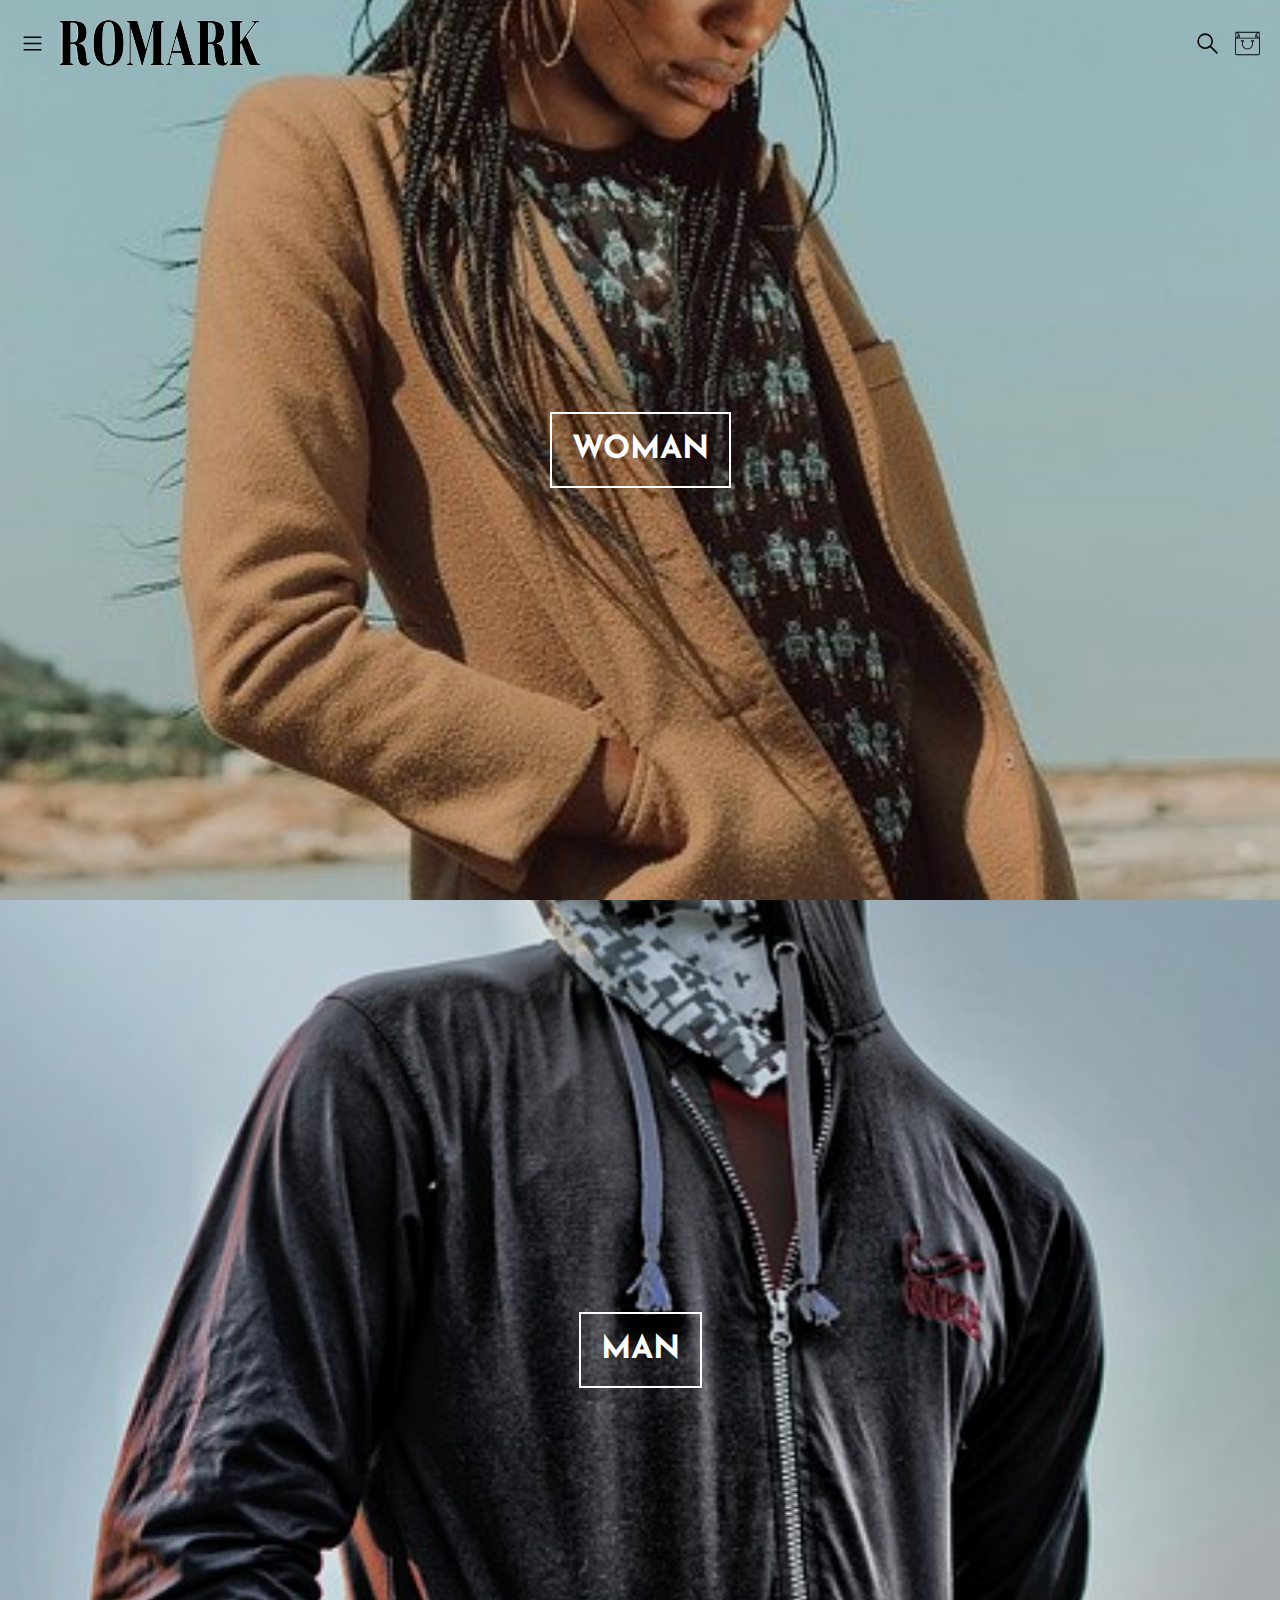
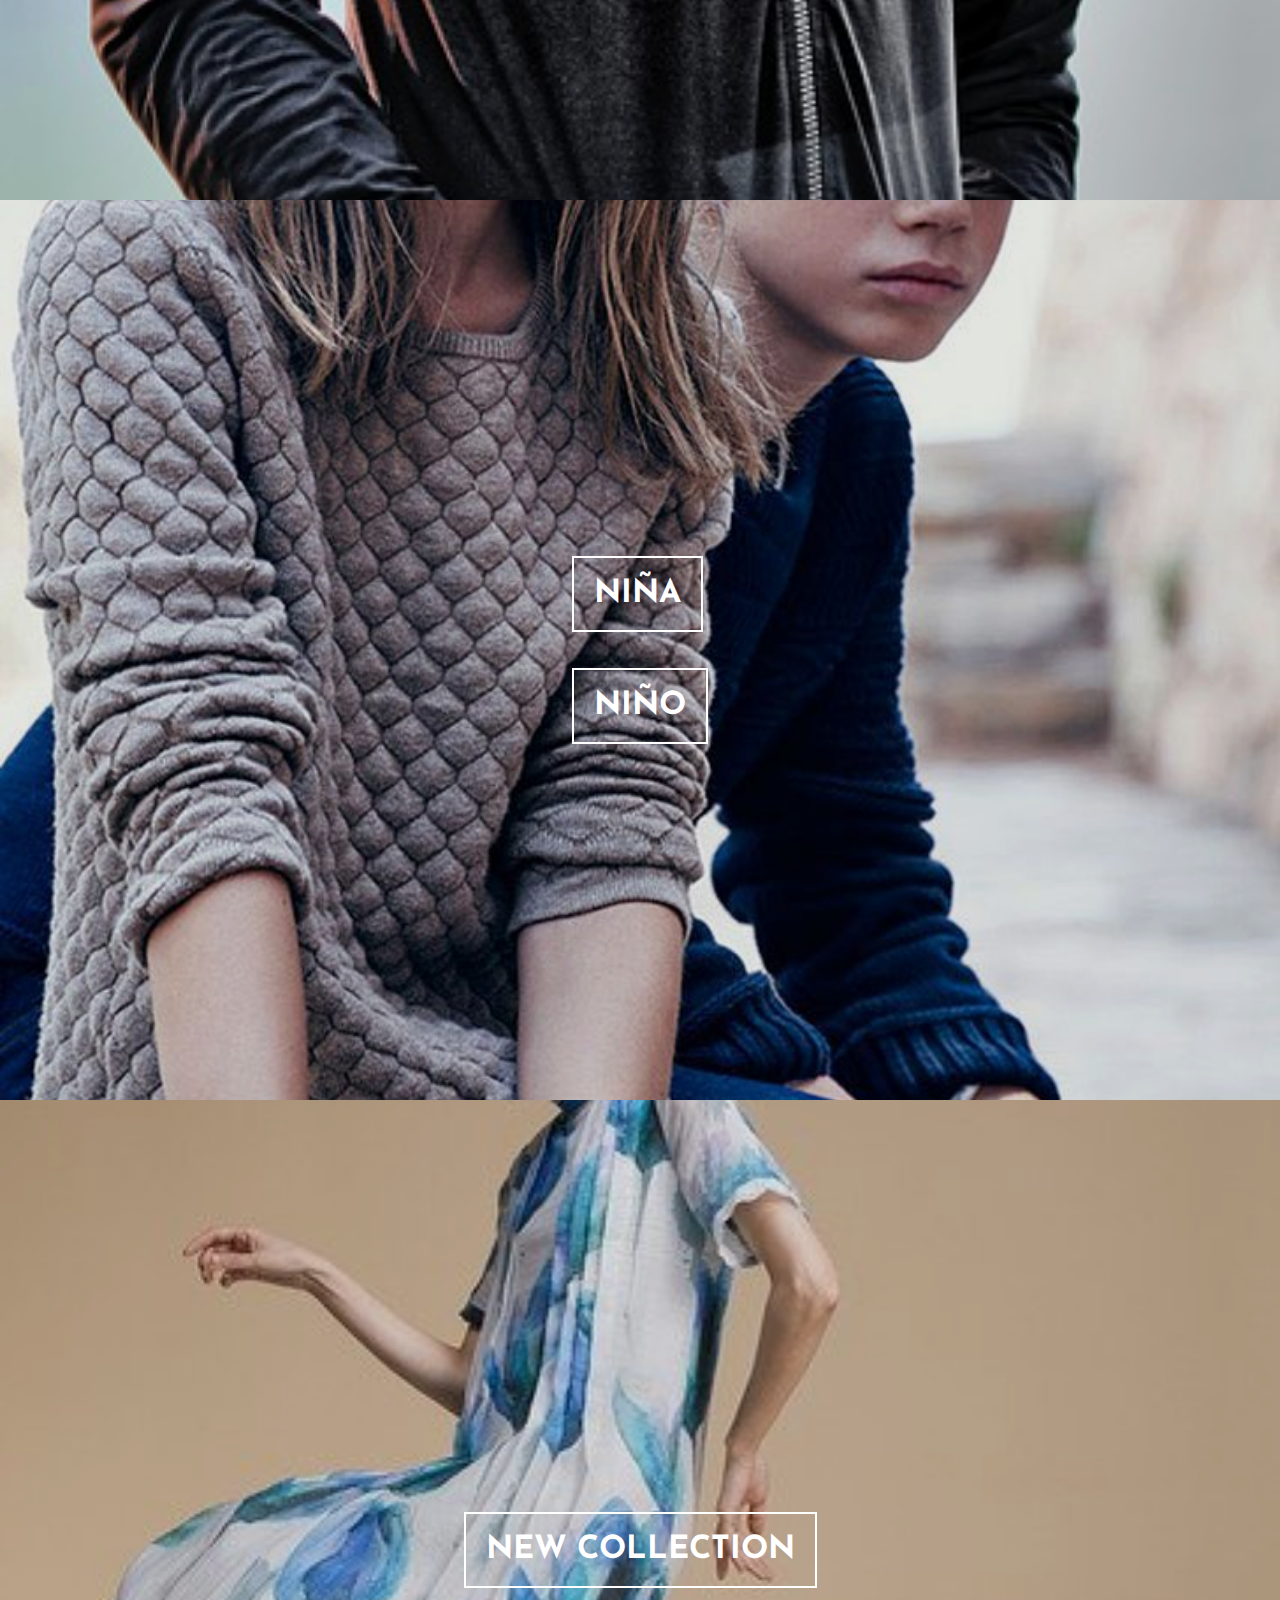
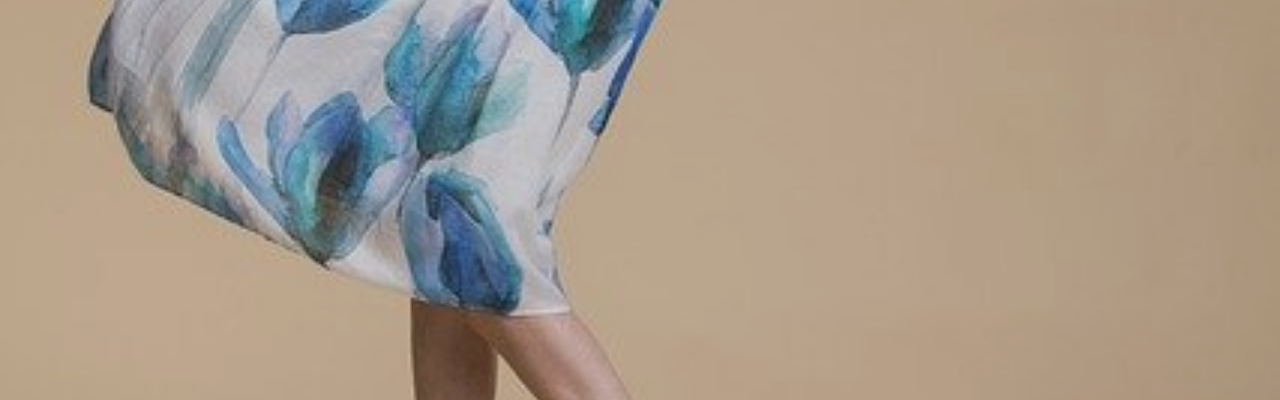
<file: index.html>
<!DOCTYPE html>
<html lang="en">
<head>
    <meta charset="UTF-8">
    <meta http-equiv="X-UA-Compatible" content="IE=edge">
    <meta name="viewport" content="width=device-width, initial-scale=1.0">
    <title>Lr::Home</title>
    <link rel="stylesheet" href="assets/css/responsive.css">
    <link rel="preconnect" href="https://fonts.googleapis.com">
    <link rel="preconnect" href="https://fonts.gstatic.com" crossorigin>
    <link href="https://fonts.googleapis.com/css2?family=Josefin+Sans:wght@300&display=swap" rel="stylesheet">
</head>
<body>
    <!-- Header, y el sidebar de navegacion -->
    <header class="header" id="inicio">
        <div class="pre-header" id="pre-header-home">
            <div id="header-left">
                <div class="hamburguer-container">
                    <img src="assets/svg/hamburger.svg" alt="bars" class="hamburguer icon-menu">
                </div>
                <div class="logo-container head">
                     <a href="index.html"><img src="assets/img/logo.png" alt="Romark" class="logo"></a>
                </div>
            </div>
            <div id="header-right">
                <div class="hamburguer-container">
                    <img src="assets/svg/search.svg" alt="bars" class="hamburguer icon-menu">
                </div>
                <div class="hamburguer-container">
                    <img src="assets/svg/bag.svg" alt="bars" class="hamburguer icon-menu">
                </div>
            </div>
        </div>
    </header>

    <nav class="menu-navegacion">
        <div class="pre-header" id="pre-header-nav">
            <div id="header-left">
                <div class="hamburguer-container">
                    <img src="assets/svg/exit.svg" alt="bars" class="hamburguer icon-close">
                </div>
                <div class="logo-container head">
                     <a href="index.html"><img src="assets/img/logo.png" alt="Romark" class="logo"></a>
                </div>
            </div>
        </div>
        <ul class="menu-categorias-container">
            <li class="menu-categoria-name woman-category active">WOMAN</li>
            <li class="menu-categoria-name man-category">MAN</li>
            <li class="menu-categoria-name children-category">CHILDREN</li>
            <li class="menu-categoria-name info-category">+ INFO</li>
        </ul>
        <div class="submenu-container-carrusel">
            <ul class="submenu-categorias-ul submenu-categoria-woman">
                <li class="categoria all-category-woman"><a href="#">ALL</a></li>
                <li class="categoria"><a href="#">DRESS</a></li>
                <li class="categoria"><a href="#">COAT | OVERCOAT</a></li>
                <li class="categoria"><a href="#">SKIRT</a></li>
                <li class="categoria"><a href="#">KNICKERS</a></li>
                <li class="categoria"><a href="#">TOPS</a></li>
                <li class="categoria"><a href="#">T-SHIRT</a></li>
                <li class="categoria"><a href="#">SWEATER</a></li>
                <li class="categoria"><a href="#">CARDIGAN SWEATER</a></li>
                <li class="categoria"><a href="#">SHORTS</a></li>
                <li class="categoria"><a href="#">JEANS</a></li>
                <li class="categoria"><a href="#">LEGGINGS</a></li>
                <li class="categoria"><a href="#">PANTS | TROUSERS</a></li>
                <li class="categoria"><a href="#">BIKINI</a></li>
                <li class="categoria"><a href="#">COVER-UP</a></li>
                <li class="categoria"><a href="#">BAG</a></li>
                <li class="categoria"><a href="#">BELT</a></li>
                <li class="categoria"><a href="#">SHOES</a></li>
                <li class="categoria sale sale-woman"><a href="#">SALE</a></li>
            </ul>
            <ul class="submenu-categorias-ul submenu-categoria-man">
                <li class="categoria all-category-man"><a href="#">ALL</a></li>
                <li class="categoria"><a href="#">SHIRT</a></li>
                <li class="categoria"><a href="#">T-SHIRT</a></li>
                <li class="categoria"><a href="#">SWEATSHIRT</a></li>
                <li class="categoria"><a href="#">SLACKS</a></li>
                <li class="categoria"><a href="#">SHORTS</a></li>
                <li class="categoria"><a href="#">JEANS</a></li>
                <li class="categoria"><a href="#">PANTS | TROUSERS</a></li>
                <li class="categoria"><a href="#">OVERCOAT</a></li>
                <li class="categoria"><a href="#">JACKET</a></li>
                <li class="categoria"><a href="#">OVERALLS</a></li>
                <li class="categoria"><a href="#">SPORTSWEAR</a></li>
                <li class="categoria"><a href="#">SWIMMING TRUNKS</a></li>
                <li class="categoria"><a href="#">SUSPENDERS</a></li>
                <li class="categoria"><a href="#">BELT</a></li>
                <li class="categoria"><a href="#">SHOES</a></li>
                <li class="categoria"><a href="#">CUFF</a></li>
                <li class="categoria"><a href="#">HAT</a></li>
                <li class="categoria sale sale-man"><a href="#">SALE</a></li>
            </ul>
            <ul class="submenu-categorias-ul submenu-categoria-children">
                <li class="categoria all-category-children"><a href="#" class="filtro-all-category">ALL</a></li>
                <ul class="submenu-categorias-children">
                    <li class="categoria"><a href="#" class="filtro-children-category">NIÑA | 6 - 14 AÑOS</a></li>
                    <li class="categoria categoria-chlidren niña-li"><a href="#" class="categoria-niña">DRESS</a></li>
                    <li class="categoria categoria-chlidren niña-li"><a href="#" class="categoria-niña">SWEATER</a></li>
                    <li class="categoria categoria-chlidren niña-li"><a href="#" class="categoria-niña">SHORTS</a></li>
                    <li class="categoria categoria-chlidren niña-li"><a href="#" class="categoria-niña">JEANS</a></li>
                    <li class="categoria categoria-chlidren niña-li"><a href="#" class="categoria-niña">LEGGINGS</a></li>
                    <li class="categoria categoria-chlidren niña-li"><a href="#" class="categoria-niña">PANTS | TROUSERS</a></li>
                    <li class="categoria categoria-chlidren niña-li"><a href="#" class="categoria-niña">BIKINI</a></li>
                    <li class="categoria categoria-chlidren niña-li"><a href="#" class="categoria-niña">BAG</a></li>
                    <li class="categoria categoria-chlidren niña-li"><a href="#" class="categoria-niña">BELT</a></li>
                    <li class="categoria categoria-chlidren niña-li"><a href="#" class="categoria-niña">SHOES</a></li>
                    <li class="categoria categoria-chlidren niña-li sale sale-niña"><a href="#" class="categoria-niña">SALE</a></li>
                </ul>
                <ul class="submenu-categorias-children">
                    <li class="categoria"><a href="#" class="filtro-children-category">NIÑO | 6 - 14 AÑOS</a></li>
                    <li class="categoria categoria-chlidren niño-li"><a href="#" class="categoria-niño">SHIRT</a></li>
                    <li class="categoria categoria-chlidren niño-li"><a href="#" class="categoria-niño">T-SHIRT</a></li>
                    <li class="categoria categoria-chlidren niño-li"><a href="#" class="categoria-niño">SHORTS</a></li>
                    <li class="categoria categoria-chlidren niño-li"><a href="#" class="categoria-niño">JEANS</a></li>
                    <li class="categoria categoria-chlidren niño-li"><a href="#" class="categoria-niño">PANTS | TROUSERS</a></li>
                    <li class="categoria categoria-chlidren niño-li"><a href="#" class="categoria-niño">JACKET</a></li>
                    <li class="categoria categoria-chlidren niño-li"><a href="#" class="categoria-niño">OVERALLS</a></li>
                    <li class="categoria categoria-chlidren niño-li"><a href="#" class="categoria-niño">SPORTSWEAR</a></li>
                    <li class="categoria categoria-chlidren niño-li"><a href="#" class="categoria-niño">SWIMMING TRUNKS</a></li>
                    <li class="categoria categoria-chlidren niño-li"><a href="#" class="categoria-niño">SUSPENDERS</a></li>
                    <li class="categoria categoria-chlidren niño-li"><a href="#" class="categoria-niño">BELT</a></li>
                    <li class="categoria categoria-chlidren niño-li"><a href="#" class="categoria-niño">SHOES</a></li>
                    <li class="categoria categoria-chlidren niño-li"><a href="#" class="categoria-niño">CUFF</a></li>
                    <li class="categoria categoria-chlidren niño-li"><a href="#" class="categoria-niño">HAT</a></li>
                    <li class="categoria categoria-chlidren niño-li sale sale-niño"><a href="#" class="categoria-niño">SALE</a></li>
                </ul>
                <ul class="submenu-categorias-children">
                    <li class="categoria"><a href="#" class="filtro-children-category">BEBE NIÑA | 6 MESES - 5 AÑOS</a></li>
                    <li class="categoria categoria-chlidren bebe-niña-li"><a href="#" class="categoria-bebe-niña">DRESS</a></li>
                    <li class="categoria categoria-chlidren bebe-niña-li"><a href="#" class="categoria-bebe-niña">SWEATER</a></li>
                    <li class="categoria categoria-chlidren bebe-niña-li"><a href="#" class="categoria-bebe-niña">SHORTS</a></li>
                    <li class="categoria categoria-chlidren bebe-niña-li"><a href="#" class="categoria-bebe-niña">JEANS</a></li>
                    <li class="categoria categoria-chlidren bebe-niña-li"><a href="#" class="categoria-bebe-niña">LEGGINGS</a></li>
                    <li class="categoria categoria-chlidren bebe-niña-li"><a href="#" class="categoria-bebe-niña">PANTS | TROUSERS</a></li>
                    <li class="categoria categoria-chlidren bebe-niña-li"><a href="#" class="categoria-bebe-niña">BIKINI</a></li>
                    <li class="categoria categoria-chlidren bebe-niña-li"><a href="#" class="categoria-bebe-niña">BAG</a></li>
                    <li class="categoria categoria-chlidren bebe-niña-li"><a href="#" class="categoria-bebe-niña">BELT</a></li>
                    <li class="categoria categoria-chlidren bebe-niña-li"><a href="#" class="categoria-bebe-niña">SHOES</a></li>
                    <li class="categoria categoria-chlidren bebe-niña-li sale sale-bebe-niña"><a href="#" class="categoria-bebe-niña">SALE</a></li>
                </ul>
                <ul class="submenu-categorias-children">
                    <li class="categoria"><a href="#" class="filtro-children-category">BEBE NIÑO | 6 MESES - 5 AÑOS</a></li>
                    <li class="categoria categoria-chlidren bebe-niño-li"><a href="#" class="categoria-bebe-niño">SHIRT</a></li>
                    <li class="categoria categoria-chlidren bebe-niño-li"><a href="#" class="categoria-bebe-niño">T-SHIRT</a></li>
                    <li class="categoria categoria-chlidren bebe-niño-li"><a href="#" class="categoria-bebe-niño">SHORTS</a></li>
                    <li class="categoria categoria-chlidren bebe-niño-li"><a href="#" class="categoria-bebe-niño">JEANS</a></li>
                    <li class="categoria categoria-chlidren bebe-niño-li"><a href="#" class="categoria-bebe-niño">PANTS | TROUSERS</a></li>
                    <li class="categoria categoria-chlidren bebe-niño-li"><a href="#" class="categoria-bebe-niño">JACKET</a></li>
                    <li class="categoria categoria-chlidren bebe-niño-li"><a href="#" class="categoria-bebe-niño">OVERALLS</a></li>
                    <li class="categoria categoria-chlidren bebe-niño-li"><a href="#" class="categoria-bebe-niño">SPORTSWEAR</a></li>
                    <li class="categoria categoria-chlidren bebe-niño-li"><a href="#" class="categoria-bebe-niño">SWIMMING TRUNKS</a></li>
                    <li class="categoria categoria-chlidren bebe-niño-li"><a href="#" class="categoria-bebe-niño">SUSPENDERS</a></li>
                    <li class="categoria categoria-chlidren bebe-niño-li"><a href="#" class="categoria-bebe-niño">BELT</a></li>
                    <li class="categoria categoria-chlidren bebe-niño-li"><a href="#" class="categoria-bebe-niño">SHOES</a></li>
                    <li class="categoria categoria-chlidren bebe-niño-li"><a href="#" class="categoria-bebe-niño">CUFF</a></li>
                    <li class="categoria categoria-chlidren bebe-niño-li"><a href="#" class="categoria-bebe-niño">HAT</a></li>
                    <li class="categoria categoria-chlidren bebe-niño-li sale sale-bebe-niño"><a href="#" class="categoria-bebe-niño">SALE</a></li>
                </ul>
                <ul class="submenu-categorias-children">
                    <li class="categoria"><a href="#" class="filtro-children-category">BEBE MINI | 0 - 6 MESES</a></li>
                    <li class="categoria categoria-chlidren bebe-mini-li"><a href="#" class="categoria-bebe-mini">DRESS | PANTS</a></li>
                    <li class="categoria categoria-chlidren bebe-mini-li"><a href="#" class="categoria-bebe-mini">SWEATER</a></li>
                    <li class="categoria categoria-chlidren bebe-mini-li"><a href="#" class="categoria-bebe-mini">BASIC</a></li>
                    <li class="categoria categoria-chlidren bebe-mini-li"><a href="#" class="categoria-bebe-mini">BODYSUITS</a></li>
                    <li class="categoria categoria-chlidren bebe-mini-li"><a href="#" class="categoria-bebe-mini">LEGGINGS</a></li>
                    <li class="categoria categoria-chlidren bebe-mini-li"><a href="#" class="categoria-bebe-mini">BAG</a></li>
                    <li class="categoria categoria-chlidren bebe-mini-li"><a href="#" class="categoria-bebe-mini">SHOES</a></li>
                    <li class="categoria categoria-chlidren bebe-mini-li sale sale-bebe-mini"><a href="#" class="categoria-bebe-mini">SALE</a></li>
                </ul> 
            </ul> 
            <ul class="submenu-categorias-ul submenu-categoria-info">
                <li class="categoria"><a href="#">NEW CONTACT US</a></li>
                <li class="categoria"><a href="#">CATEGORIA #</a></li>
                <li class="categoria"><a href="#">CATEGORIA #</a></li>
                <li class="categoria"><a href="#">CATEGORIA #</a></li>
            </ul>
        </div>
        <ul class="menu-bottombar-container">
            <li> <a href="#">HOME</a> </li>
            <li> <a href="#">MY ACCOUNT</a> </li>
        </ul>
    </nav>

    <!-- Main, carrusel de imagenes de la vista principal -->
    <div class="carrousel">
        <div class="slick-list" id="slick-list">
            <div class="slick" id="slick-1">
                <a href="woman.html" class="link-image" id="link-image">
                    <div class="track">
                        <h1>WOMAN</h1>
                        <img src="assets/img/woman2.jpg" alt="image 1" class="image" id="image">
                    </div>
                </a>
            </div>
            <div class="slick" id="slick-2">
                <a href="#" class="link-image" id="link-image">
                    <div class="track">
                        <h1>MAN</h1>
                        <img src="assets/img/man2.jpg" alt="image 1" class="image" id="image">
                    </div>
                </a>
            </div>
            <div class="slick" id="slick-3">
                <div class="track">
                    <div class="track-children">
                        <h1 id="niña"><a href="#">NIÑA</a></h1>
                        <h1 id="niño"><a href="#">NIÑO</a></h1>
                    </div>
                    <img src="assets/img/kids.jpg" alt="image 1" class="image" id="image">
                </div>
            </div>
            <div class="slick" id="slick-4">
                <a href="#" class="link-image" id="link-image">
                    <div class="track">
                        <h1>NEW COLLECTION</h1>
                        <img src="assets/img/coll.jpg" alt="image 1" class="image" id="image">
                    </div>
                </a>
            </div>
        </div>

        <ul class="points">
            <li class="point"></li>
            <li class="point"></li>
            <li class="point"></li>
            <li class="point"></li>
        </ul>
    </div>











    <script src="assets/js/js.js"></script>
</body>
</html>
</file>
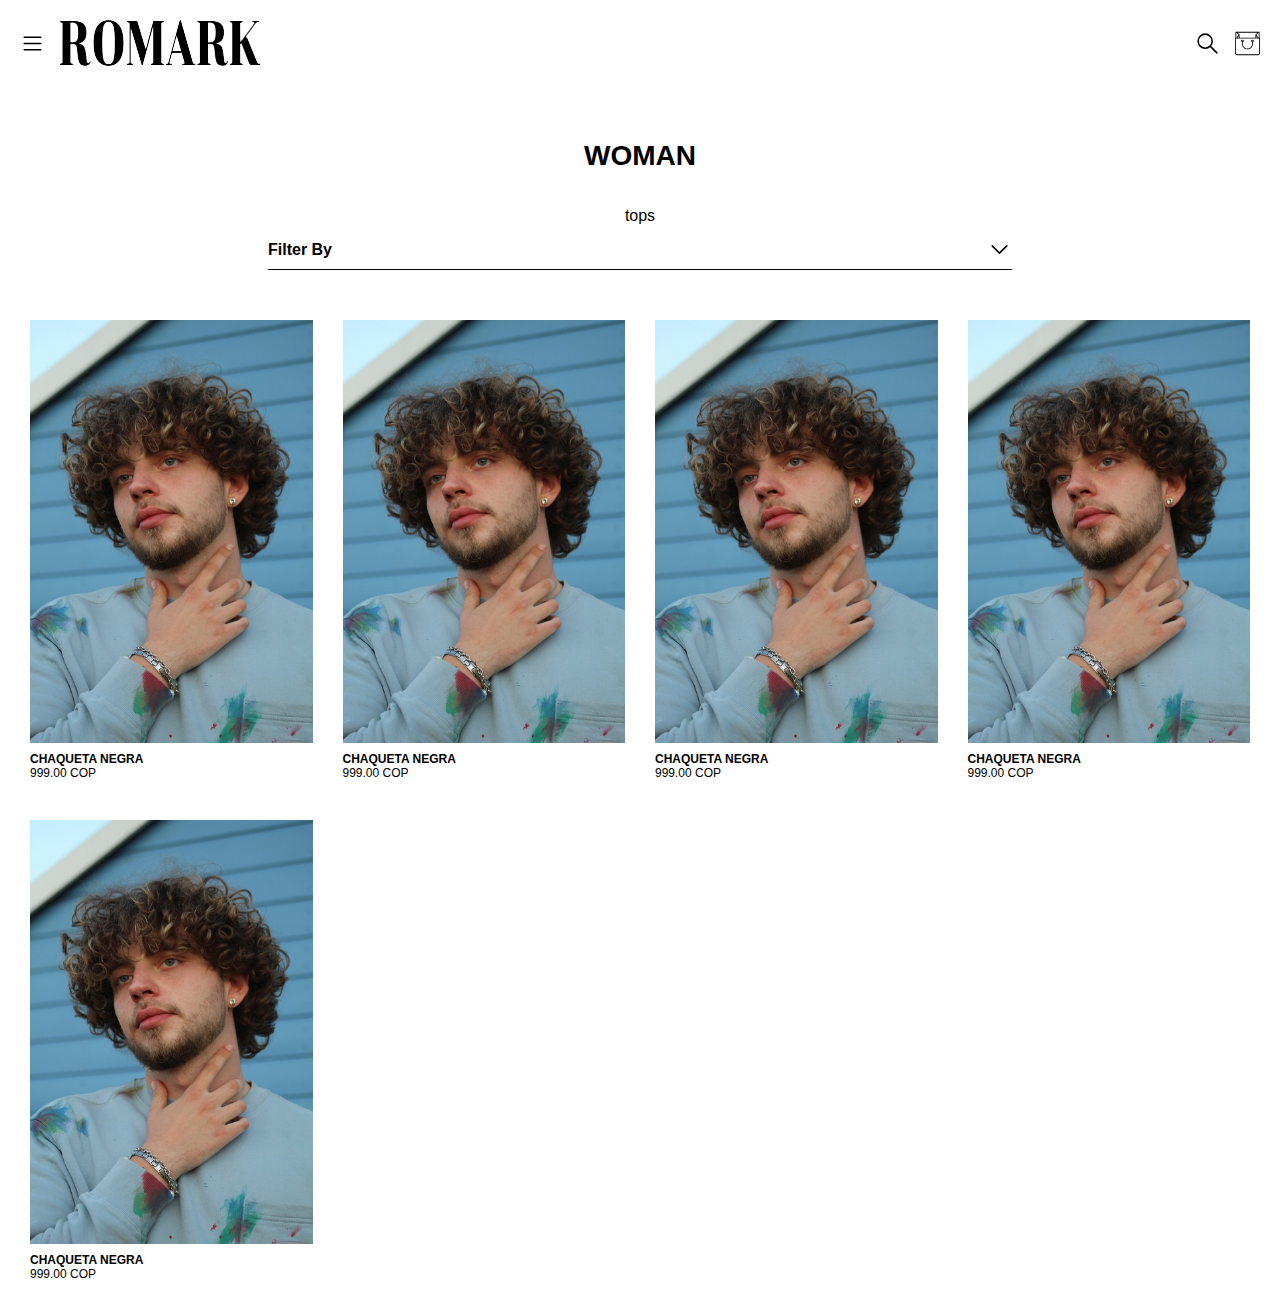
<file: woman.html>
<!DOCTYPE html>
<html lang="en">
<head>
    <meta charset="UTF-8">
    <meta http-equiv="X-UA-Compatible" content="IE=edge">
    <meta name="viewport" content="width=device-width, initial-scale=1.0">
    <link rel="stylesheet" href="assets/css/responsive.css">
    <title>Lr::Woman</title>
</head>
<body >
    <header class="header" id="inicio">
        <div class="pre-header" id="pre-header-home">
            <div id="header-left">
                <div class="hamburguer-container">
                    <img src="assets/svg/hamburger.svg" alt="bars" class="hamburguer icon-menu">
                </div>
                <div class="logo-container head">
                     <a href="index.html"><img src="assets/img/logo.png" alt="Romark" class="logo"></a>
                </div>
            </div>
            <div id="header-right">
                <div class="hamburguer-container">
                    <img src="assets/svg/search.svg" alt="bars" class="hamburguer icon-menu">
                </div>
                <div class="hamburguer-container">
                    <img src="assets/svg/bag.svg" alt="bars" class="hamburguer icon-menu">
                </div>
            </div>
        </div>
    </header>

    <div class="page-woman">
        <div class="main">
            <div class="sidebar">
                <div class="title">
                    <h1>WOMAN</h1>
                </div>
                <div class="current-filter">
                    <span>tops</span>
                </div>
                <div class="filter">
                    <div class="filter-title filter-categoria">
                        <strong>Filter By</strong>
                        <img src="assets/svg/arrow-down.svg" alt="bars" class="hamburguer icon-dowm">
                    </div>
                    <div class="filter-categorias filter-categoria filter-option">
                        <strong>Categoria</strong>
                        <img src="assets/svg/arrow-down.svg" alt="bars" class="hamburguer icon-dowm">
                    </div>
                    <div class="filter-categorias-container">
                        <ul class="filter-category-ul ul-categorias">
                            <li class="categoria"><a href="#">DRESS</a></li>
                            <li class="categoria"><a href="#">COAT | OVERCOAT</a></li>
                            <li class="categoria"><a href="#">SKIRT</a></li>
                            <li class="categoria"><a href="#">KNICKERS</a></li>
                            <li class="categoria"><a href="#">TOPS</a></li>
                            <li class="categoria"><a href="#">T-SHIRT</a></li>
                            <li class="categoria"><a href="#">SWEATER</a></li>
                            <li class="categoria"><a href="#">CARDIGAN SWEATER</a></li>
                            <li class="categoria"><a href="#">SHORTS</a></li>
                            <li class="categoria"><a href="#">JEANS</a></li>
                            <li class="categoria"><a href="#">LEGGINGS</a></li>
                            <li class="categoria"><a href="#">PANTS | TROUSERS</a></li>
                            <li class="categoria"><a href="#">BIKINI</a></li>
                            <li class="categoria"><a href="#">COVER-UP</a></li>
                            <li class="categoria"><a href="#">BAG</a></li>
                            <li class="categoria"><a href="#">BELT</a></li>
                            <li class="categoria"><a href="#">SHOES</a></li>
                        </ul>
                    </div>
                    <div class="filter-tallas filter-categoria filter-option">
                        <strong>Talla</strong>
                        <img src="assets/svg/arrow-down.svg" alt="bars" class="hamburguer icon-dowm">
                    </div>
                    <div class="filter-tallas-container">
                        <ul class="filter-categorias-ul ul-tallas">
                            <li class="talla"><a href="#">XS</a></li>
                            <li class="talla"><a href="#">S</a></li>
                            <li class="talla"><a href="#">M</a></li>
                            <li class="talla"><a href="#">L</a></li>
                        </ul>
                    </div>
                    <div class="filter-color filter-categoria filter-option">
                        <strong>Color</strong>
                        <img src="assets/svg/arrow-down.svg" alt="bars" class="hamburguer icon-dowm">
                    </div>
                    <div class="clear filter-categoria filter-option">
                        <span>Clear</span>
                    </div>
                </div>
            </div>


            <ul class="grid-container">
                <li class="grid-item">
                    <div class="product-item-img">
                        <img src="assets/img/man1.jpg" alt="" class="img">
                    </div>
                    <div class="product-item-details">
                        <strong class="product-item-name name">
                            <a href="#">
                                <span>CHAQUETA NEGRA</span>
                            </a>
                        </strong>
                        <div class="product-item-price price">
                            <span>999.00 COP</span>
                        </div>
                    </div>
                </li>
                <li class="grid-item">
                    <div class="product-item-img">
                        <img src="assets/img/man1.jpg" alt="" class="img">
                    </div>
                    <div class="product-item-details">
                        <strong class="product-item-name name">
                            <a href="#">
                                <span>CHAQUETA NEGRA</span>
                            </a>
                        </strong>
                        <div class="product-item-price price">
                            <span>999.00 COP</span>
                        </div>
                    </div>
                </li>
                <li class="grid-item">
                    <div class="product-item-img">
                        <img src="assets/img/man1.jpg" alt="" class="img">
                    </div>
                    <div class="product-item-details">
                        <strong class="product-item-name name">
                            <a href="#">
                                <span>CHAQUETA NEGRA</span>
                            </a>
                        </strong>
                        <div class="product-item-price price">
                            <span>999.00 COP</span>
                        </div>
                    </div>
                </li>
                <li class="grid-item">
                    <div class="product-item-img">
                        <img src="assets/img/man1.jpg" alt="" class="img">
                    </div>
                    <div class="product-item-details">
                        <strong class="product-item-name name">
                            <a href="#">
                                <span>CHAQUETA NEGRA</span>
                            </a>
                        </strong>
                        <div class="product-item-price price">
                            <span>999.00 COP</span>
                        </div>
                    </div>
                </li>
                <li class="grid-item">
                    <div class="product-item-img">
                        <img src="assets/img/man1.jpg" alt="" class="img">
                    </div>
                    <div class="product-item-details">
                        <strong class="product-item-name name">
                            <a href="#">
                                <span>CHAQUETA NEGRA</span>
                            </a>
                        </strong>
                        <div class="product-item-price price">
                            <span>999.00 COP</span>
                        </div>
                    </div>
                </li>
            </ul>



            
            
        </div>
    </div>



    <script src="assets/js/js.js"></script>
    <script src="assets/js/woman.js"></script>
</body>
</html>
</file>
<file: assets/css/responsive.css>
:root{
    scroll-behavior: smooth;

    /* TO DO: Actualizar valores hexadecimales */
    --color-main: #b84c16;

    --color-bgMain: #6D716B;
    --color-bgAlt: #e4beb6;

    --color-text: #000000;
    --color-white: #FFFFFF;
    --color-red:    #FF0000;
}

/* RESET ------------------------------------------------------------------------------------------ RESET */
*{
    margin: 0;
    padding: 0;
    box-sizing: border-box;
    color: var(--color-text);
}
a{
    text-decoration: none;
}
ul{
    list-style: none;
}
body{
    font-family: 'Josefin Sans', sans-serif;
    background: var(--color-white);
    
}

/* MOBILE ------------------------------------------------------------------------------------------ MOBILE */

.pre-header{
    width: 100vw;
    height: 10vh;
    padding: 15px 20px;
    display: flex;
    flex-direction: row;
    justify-content: space-between;
    align-items: center;
    gap: 30px;
    }

#pre-header-home{
    position: fixed;
    z-index: 100;
}

#header-left, #header-right{
    display: flex;
    align-items: center;
    gap: 15px;
}
.logo {
    width: 100%;
    object-fit: cover;
    }

.hamburguer{
    width: 25px;
    object-fit: cover;
    font-weight: 800;
    }

/* MENU DE NAVEGACION ------------------------------------------------------------------- MENU DE NAVEGACION */
.menu-navegacion{
    position: fixed;
    display: flex;
    justify-content: space-between;
    flex-direction: column;
    top: 0;
    left: 0;
    width: 100%;
    height: 100vh;
    overflow: hidden;
    background: var(--color-white);
    z-index: 100;
    transition: transform .3s ease-in-out;
    transform: translate(-110%);
    
    }

.menu-categorias-container{
    list-style: none;
    display: flex;
    flex-direction: row;
    padding: 20px;
    width: 100%;
    height: 10vh;
    font-size: 16px;
    font-weight: 400;
    justify-content: space-between;
    align-items: center;
    }

.submenu-container-carrusel{
    width: 400%;
    height: 100%;
    display: flex;
    justify-content: flex-start;
    flex-wrap: row nowrap;
    align-items: center;
    transition: all .3s ease-in-out;
    transform: translateX(0%);
    
    overflow: hidden;
    }

.submenu-categorias-ul{
    width: calc(100% / 4);
    height: 100%;
    overflow: auto;
    
    } 

.submenu-categorias-children{

    display: flex;
    flex-direction: column;
    
}

.categoria{
    width: 100%;
    height: 30px;
    display: flex;
    margin-bottom: 10px;
    align-items: center;
    }

.categoria-chlidren{
    display: none;
    padding-left: 20px;
    }

.categoria a{
    padding: 4px 30px;
    font-size: 16px;
    letter-spacing: 1px;
    cursor: pointer;
    align-items: center;
    }

.sale > a, .sale{
    font-weight: 800;
    color: var(--color-white);
    background-color: var(--color-red);
    letter-spacing: 3px;
    }

.menu-bottombar-container{
    display: flex;
    width: 100vw;
    height: 10vh;
    justify-content: space-between;
    margin-top: 25px;
    align-items: center;
    padding: 0 10px ;
    font-weight: 800;
    background: var(--color-white);
    }

    /* ASOCIADO A FUNCIONES JS ------------------------------------------------------------------------------ */
.spread{
    transform: translate(0); 
    }
 
.close{
     transform: translate(-110%);
    }
 
.active{
     font-weight: 800;
    }
    
.show {
    display: inherit;
    }

@keyframes cambio {
    0%{transform: translateY(0%);}
    20%{transform: translateY(0%);}

    26%{transform: translateY(-25%);}
    46%{transform: translateY(-25%);}

    52%{transform: translateY(-50%);}
    72%{transform: translateY(-50%);}

    80%{transform: translateY(-75%);}
    100%{transform: translateY(-75%);}
    }
    
/* CARRUSEL ------------------------------------------------------------------------------------ CARRUSEL */
.carrousel{
    height: 100vh;
    width: 100%;
    position: absolute;
    top: 0;
    /* overflow: hidden; */
}
.carrousel .slick-list{
    height: 400%;
    width: 100%;

    /* animation: cambio 15s infinite alternate; */
    transition: all .5s ease-in;
    transform: translateY(0%);
    
}
.carrousel .slick{
    height: calc(100% / 4);
    width: 100%;
    
}
.slick-list::before{
    content: '';
    position: absolute;
    top: 0;
    bottom: 0;
    left: 0;
    right: 0;
    background-color: rgba(0, 0, 0, 0.100);
}


.track{
    width: 100%;
    height: 100%;
    display: flex;
    justify-content: center;
    align-items: center;
    
}
.carrousel .image{
    height: 100vh;
    width: 100%;
    object-fit: cover;
}

.track > h1{
    position: absolute;
    font-weight: 800;
    border: 2px solid #FFFFFF;
    padding: 20px;
    color: #FFFFFF;
    
}

.track-children{
    position: absolute;
    display: flex;
    flex-direction: column;
    justify-content: center;
    gap: 80px;
}
.track-children a{
    font-weight: 800;
    border: 2px solid #FFFFFF;
    padding: 20px;
    color: #FFFFFF;
    
}

/* .points{
    position: fixed;
    bottom: 0;
    right: 0;
    height: 20vh;
    padding: 10px;
} */
/* .point{
    width: .7em;
    height: .7em;
    margin-bottom: 10px;
    border-radius: 50%;
    background: #0e0d0d00;
    border: 1px solid #000000;
} */

/* ----------WOMAN  ----------------------------------------WOMAN---------------------------------------- */

.page-woman{
    position: absolute;
    top: 10vh;
    padding: 20px;
    width: 100%;
    height: 100%;
}
.sidebar{
    display: flex;
    flex-direction: column;
}

.title{
    display: flex;
    justify-content: center;
    font-size: 14px;
    padding: 30px 15px;
}

.current-filter{
    display: flex;
    justify-content: center;
    font-size: 16px;
    padding: 5px;
}
.filter{
    display: flex;
    flex-direction: column;
}
.filter-categoria {
    position: relative;
    display: flex;
    align-items: center;
    justify-content: space-between;
    font-size: 16px;
    font-weight: 800;
    height: 40px;
    border-bottom: 1px solid #000000;
}
.filter-category-ul > li a{
    font-size: 14px;
}

.ul-tallas{
    display: flex;
    justify-content: center;
    gap: 20px;
    padding: 10px;
}
.talla{
    height: 40px;
    width: 40px;
    display: flex;
    align-items: center;
    justify-content: center;
    border: 1px solid #000000;
}

.filter-categorias-container{
    display: none;
}
.filter-tallas-container{
    display: none;
    justify-content: center;
}
.filter-option{
    display: none;
}
.show-filter{
    display: flex;
}



.grid-container{
    display: grid;
    grid-template-columns: repeat(2, 1fr);
    grid-auto-rows: auto;
    padding-top: 50px;
    gap: 10px;
}
.grid-item{
    margin-bottom: 30px;
}
.img{
    object-fit: cover;
    width: 100%;
    height: 100%;

}
.product-item-details{
    /* display: flex; */
    justify-content: space-between;
    padding-top: 5px;
    gap: 20px;
}
.product-item-details {
    font-size: 12px;
}

/* TABBLET--------------------------------------------------------------------------------------TABLET */
@media (min-width:768px){

    .grid-container{
        grid-template-columns: repeat(4, 1fr);
    }
    .grid-item{
        margin: 0 10px 30px 10px;
    }
    .sidebar{
        justify-content: center;
        align-items: center;
    }
    .sidebar > div{
        width: 60%;
        justify-content: center;
    }
}
</file>
